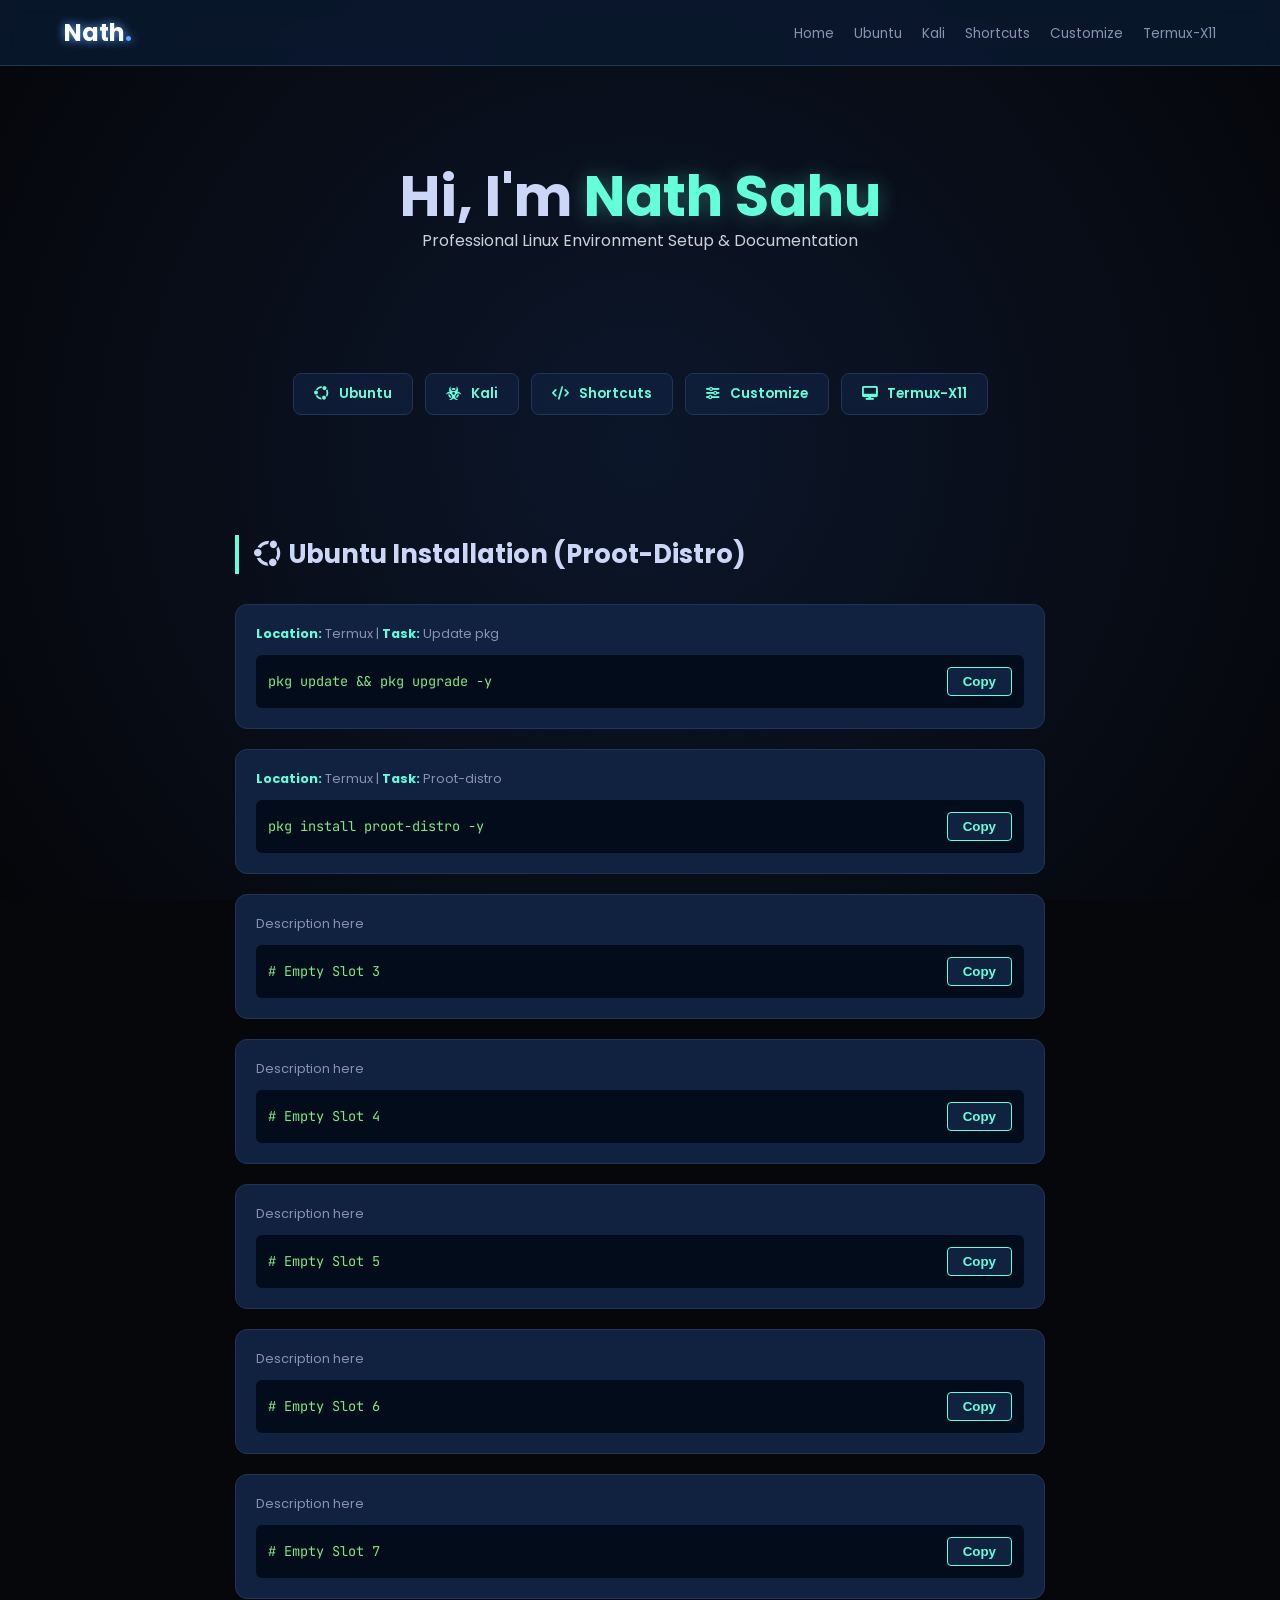
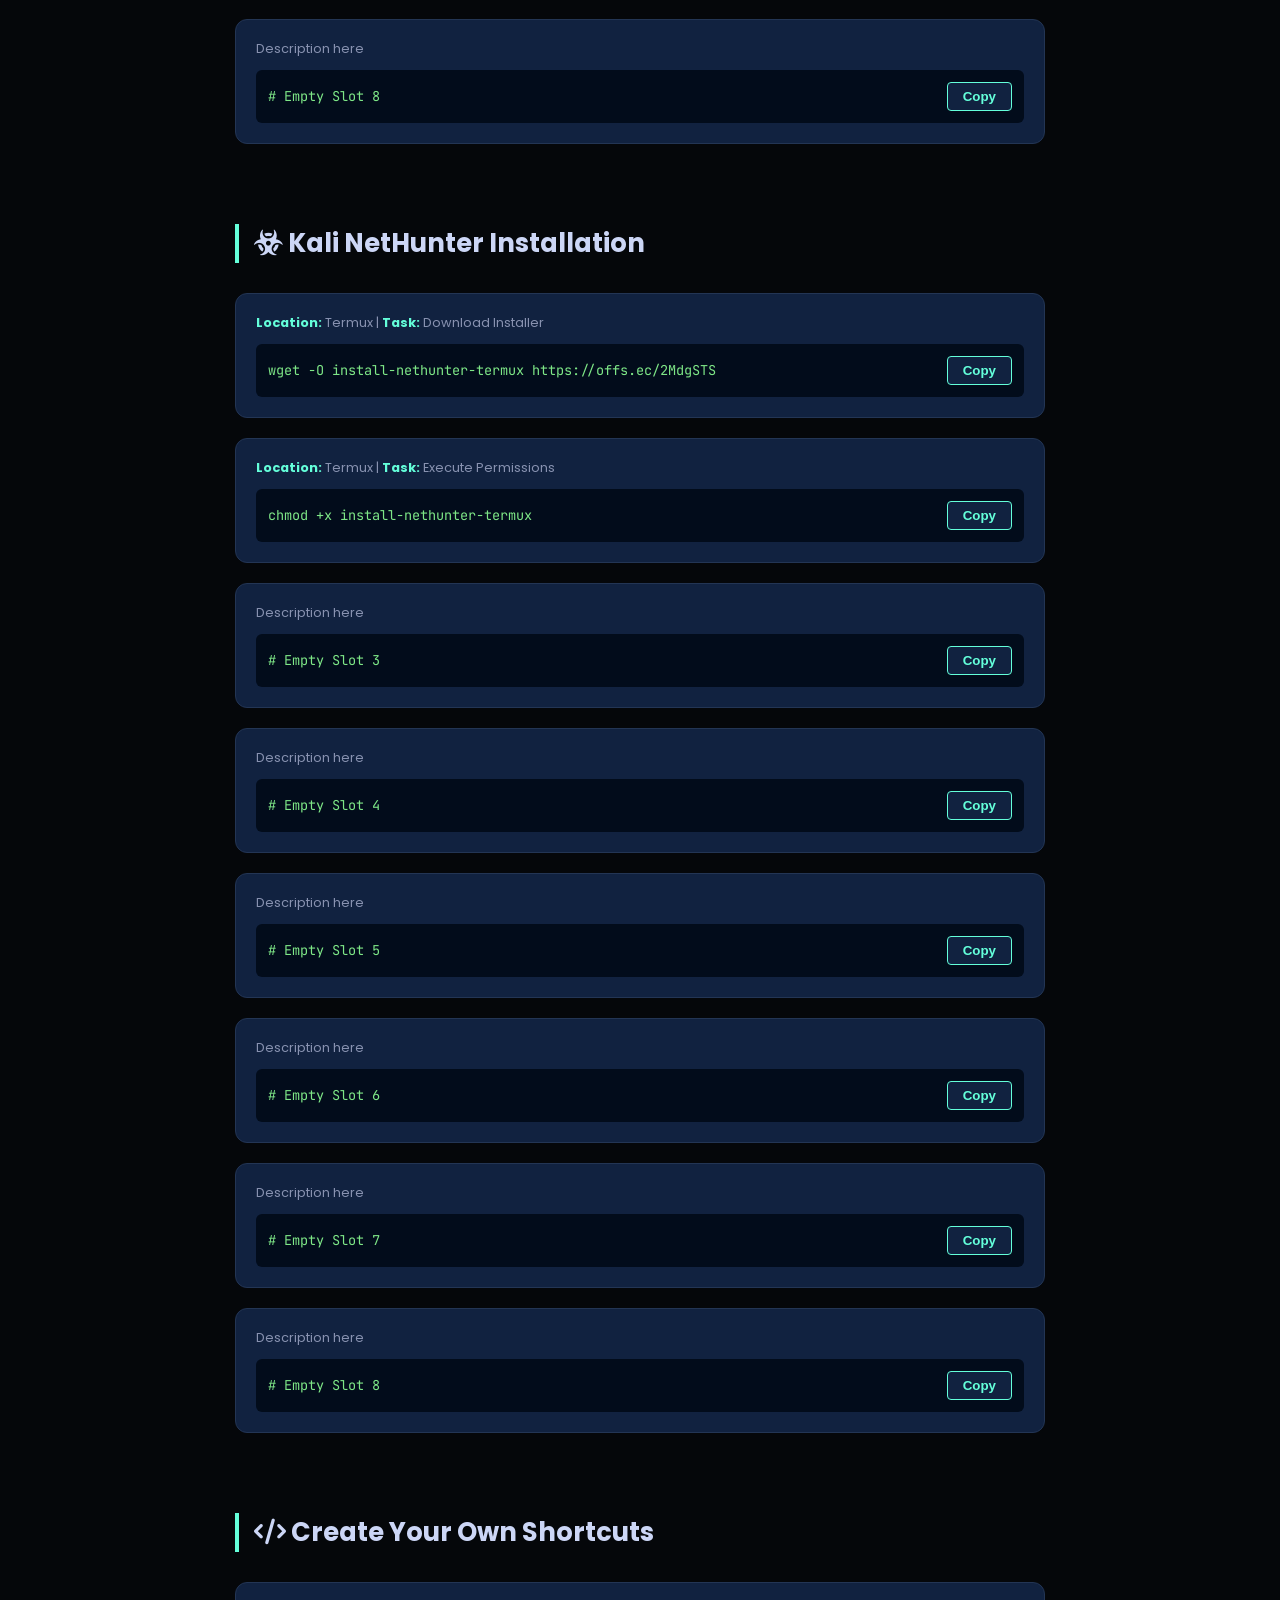
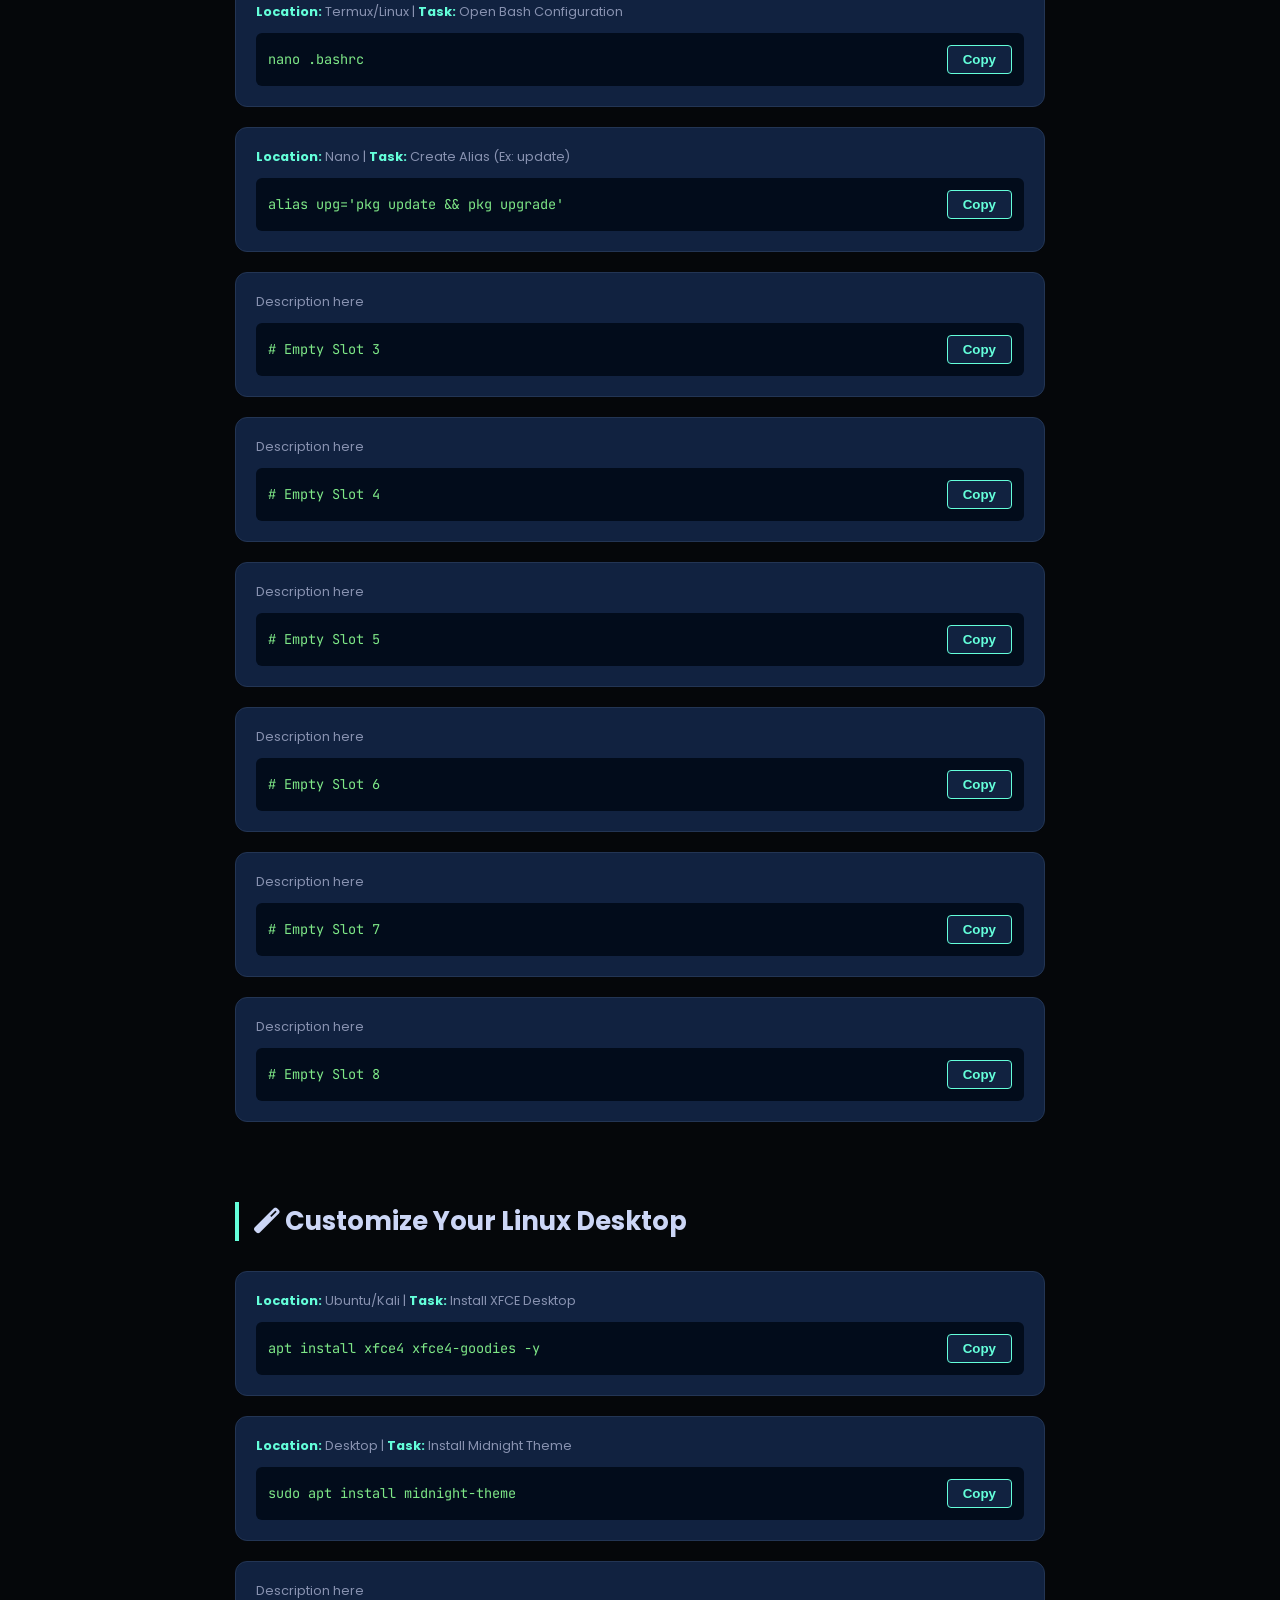
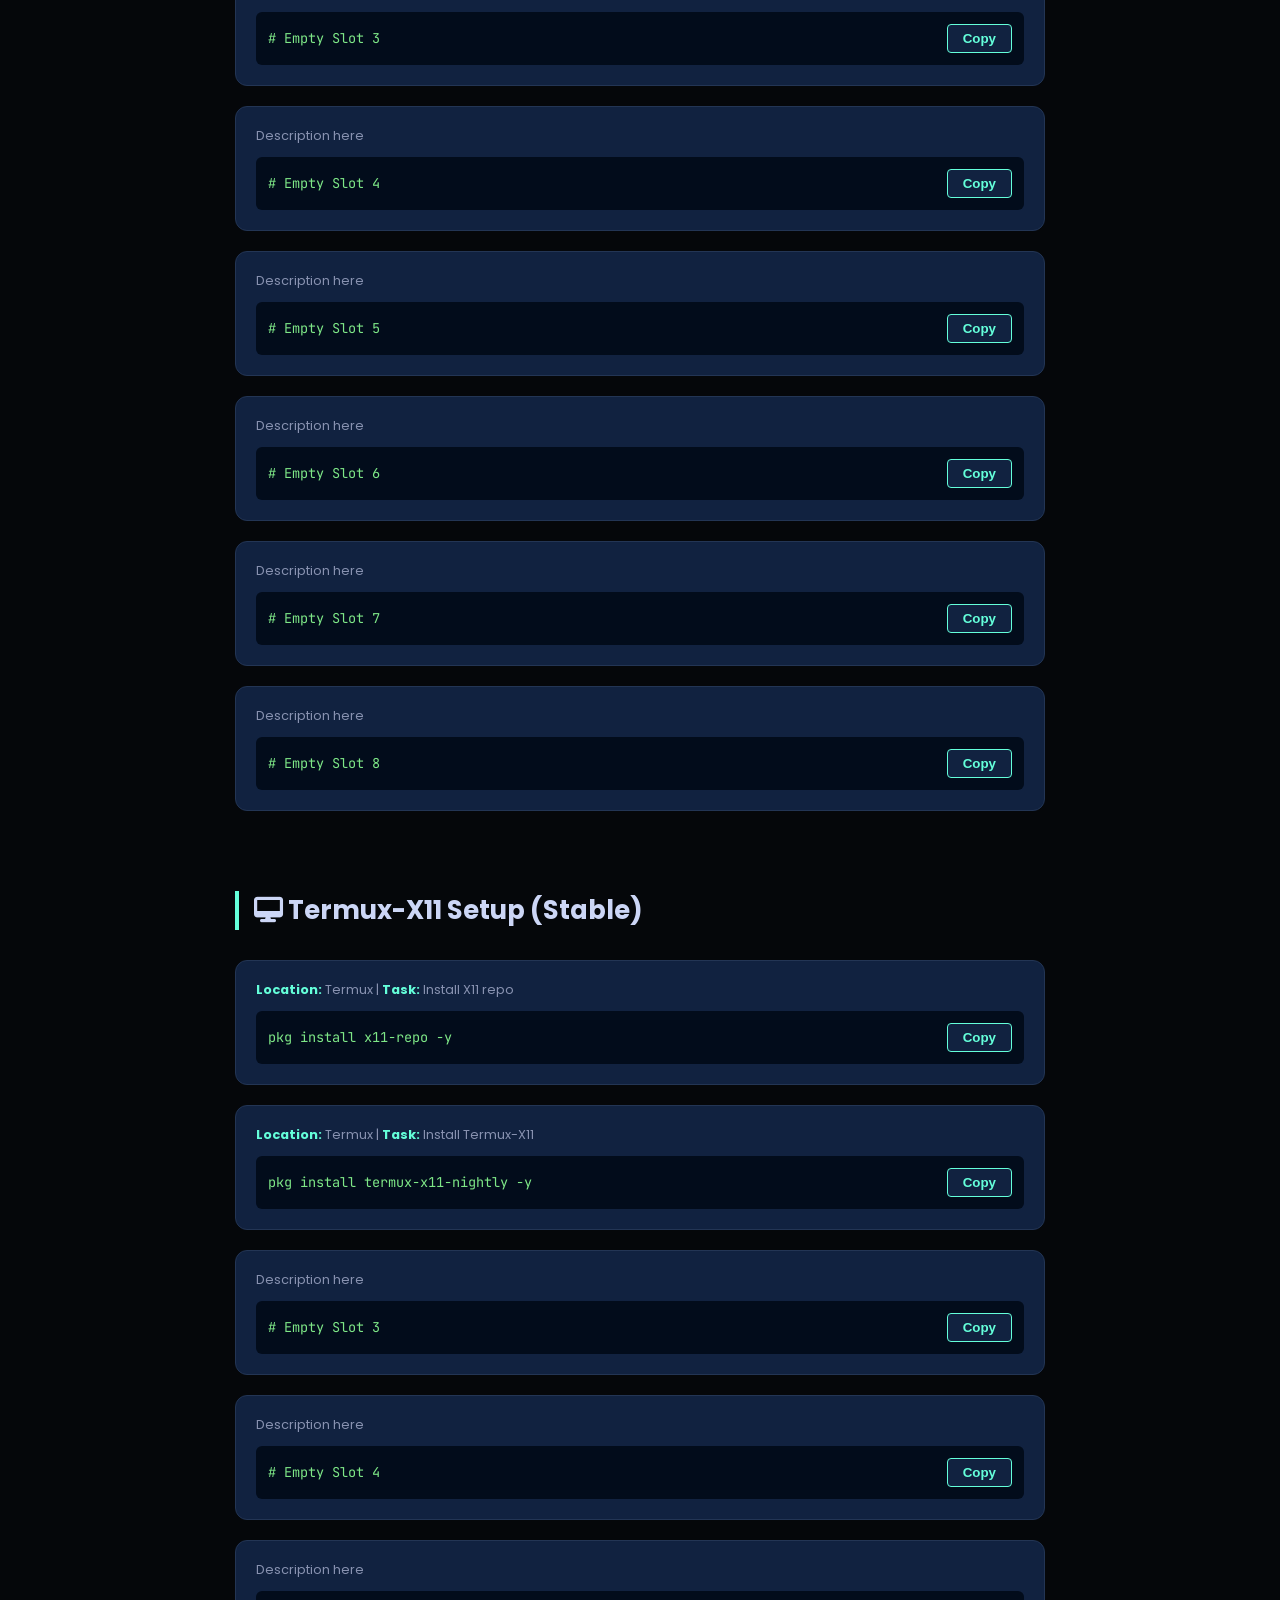
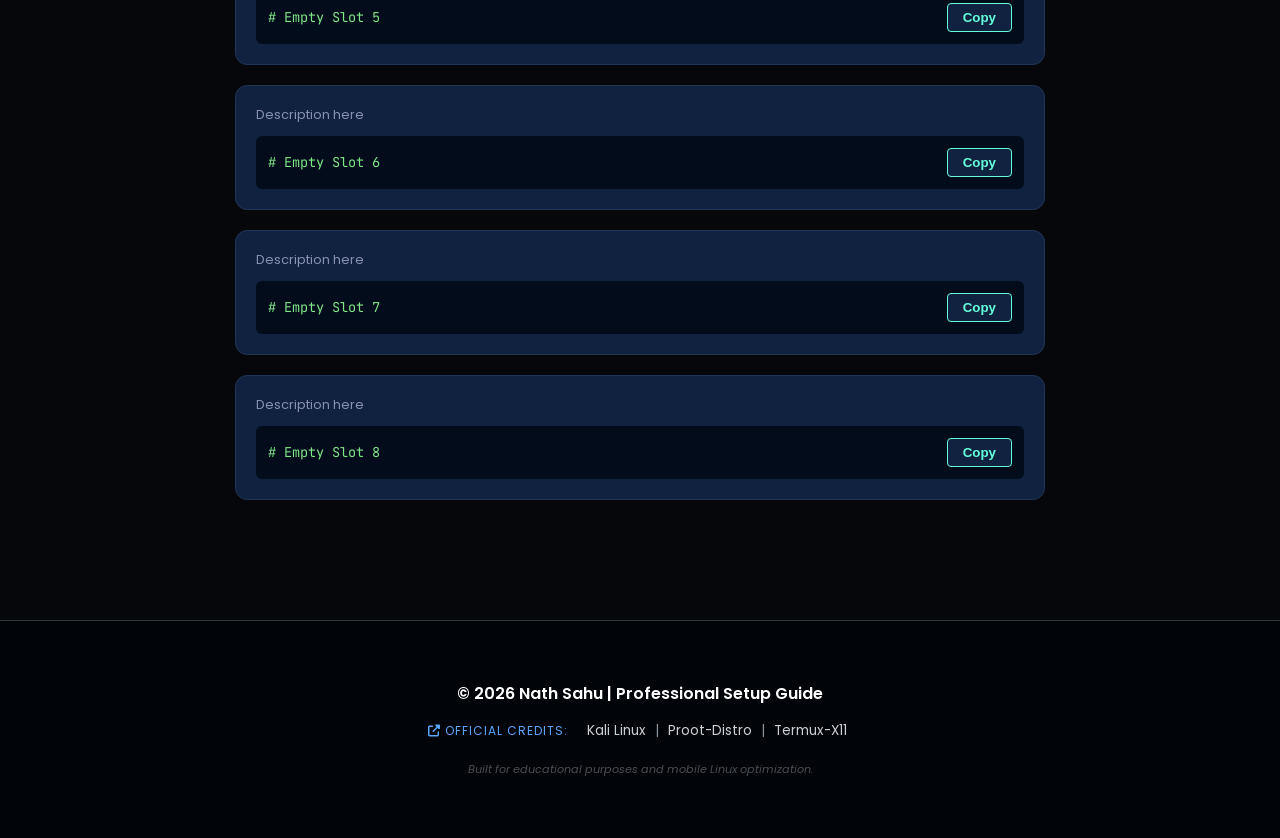
<file: index.html>
<!DOCTYPE html>
<html lang="en">
<head>
    <meta charset="UTF-8">
    <meta name="viewport" content="width=device-width, initial-scale=1.0">
    
    <title>Nath Sahu | Ultimate Command Center</title>
<meta name="description" content="Welcome to Sahu Dev-Labs. Explore my Linux, Termux, and Web Development projects.">
<meta name="keywords" content="Sahu Dev-Labs, Sahuch, Linux, Termux, Coding, chetnath, sahu, Portfolio">
<meta name="author" content="Sahuch">
    <link rel="stylesheet" href="style.css">
    <link rel="stylesheet" href="https://cdnjs.cloudflare.com/ajax/libs/font-awesome/6.4.0/css/all.min.css">
</head>
<body>

    <div class="bg-animation"></div>

    <nav class="navbar">
        <div class="logo">Nath<span>.</span></div>
        <ul class="nav-links">
            <li><a href="#home">Home</a></li>
            <li><a href="#ubuntu">Ubuntu</a></li>
            <li><a href="#nethunter">Kali</a></li>
            <li><a href="#shortcuts">Shortcuts</a></li>
            <li><a href="#customize">Customize</a></li>
            <li><a href="#termux-x11">Termux-X11</a></li>
        </ul>
    </nav>

    <section id="home" class="hero">
        <div class="hero-content">
            <h1>Hi, I'm <span class="highlight">Nath Sahu</span></h1>
            <p>Professional Linux Environment Setup & Documentation</p>
        </div>
    </section>

    <div class="box-wrapper">
        <div class="box" onclick="scrollToSection('ubuntu')"><i class="fab fa-ubuntu"></i> Ubuntu</div>
        <div class="box" onclick="scrollToSection('nethunter')"><i class="fas fa-biohazard"></i> Kali</div>
        <div class="box" onclick="scrollToSection('shortcuts')"><i class="fas fa-code"></i> Shortcuts</div>
        <div class="box" onclick="scrollToSection('customize')"><i class="fas fa-sliders"></i> Customize</div>
        <div class="box" onclick="scrollToSection('termux-x11')"><i class="fas fa-desktop"></i> Termux-X11</div>
    </div>

    <main class="container">

        <section id="ubuntu" class="command-section">
            <h2><i class="fab fa-ubuntu"></i> Ubuntu Installation (Proot-Distro)</h2>
            <div class="cmd-item"><p class="instruction"><strong>Location:</strong> Termux | <strong>Task:</strong> Update pkg</p><div class="cmd-box"><code>pkg update && pkg upgrade -y</code><button onclick="copyText(this)">Copy</button></div></div>
            <div class="cmd-item"><p class="instruction"><strong>Location:</strong> Termux | <strong>Task:</strong> Proot-distro</p><div class="cmd-box"><code>pkg install proot-distro -y</code><button onclick="copyText(this)">Copy</button></div></div>
            <div class="cmd-item placeholder"><p class="instruction">Description here</p><div class="cmd-box"><code># Empty Slot 3</code><button onclick="copyText(this)">Copy</button></div></div>
            <div class="cmd-item placeholder"><p class="instruction">Description here</p><div class="cmd-box"><code># Empty Slot 4</code><button onclick="copyText(this)">Copy</button></div></div>
            <div class="cmd-item placeholder"><p class="instruction">Description here</p><div class="cmd-box"><code># Empty Slot 5</code><button onclick="copyText(this)">Copy</button></div></div>
            <div class="cmd-item placeholder"><p class="instruction">Description here</p><div class="cmd-box"><code># Empty Slot 6</code><button onclick="copyText(this)">Copy</button></div></div>
            <div class="cmd-item placeholder"><p class="instruction">Description here</p><div class="cmd-box"><code># Empty Slot 7</code><button onclick="copyText(this)">Copy</button></div></div>
            <div class="cmd-item placeholder"><p class="instruction">Description here</p><div class="cmd-box"><code># Empty Slot 8</code><button onclick="copyText(this)">Copy</button></div></div>
        </section>

        <section id="nethunter" class="command-section">
            <h2><i class="fas fa-biohazard"></i> Kali NetHunter Installation</h2>
            <div class="cmd-item"><p class="instruction"><strong>Location:</strong> Termux | <strong>Task:</strong> Download Installer</p><div class="cmd-box"><code>wget -O install-nethunter-termux https://offs.ec/2MdgSTS</code><button onclick="copyText(this)">Copy</button></div></div>
            <div class="cmd-item"><p class="instruction"><strong>Location:</strong> Termux | <strong>Task:</strong> Execute Permissions</p><div class="cmd-box"><code>chmod +x install-nethunter-termux</code><button onclick="copyText(this)">Copy</button></div></div>
            <div class="cmd-item placeholder"><p class="instruction">Description here</p><div class="cmd-box"><code># Empty Slot 3</code><button onclick="copyText(this)">Copy</button></div></div>
            <div class="cmd-item placeholder"><p class="instruction">Description here</p><div class="cmd-box"><code># Empty Slot 4</code><button onclick="copyText(this)">Copy</button></div></div>
            <div class="cmd-item placeholder"><p class="instruction">Description here</p><div class="cmd-box"><code># Empty Slot 5</code><button onclick="copyText(this)">Copy</button></div></div>
            <div class="cmd-item placeholder"><p class="instruction">Description here</p><div class="cmd-box"><code># Empty Slot 6</code><button onclick="copyText(this)">Copy</button></div></div>
            <div class="cmd-item placeholder"><p class="instruction">Description here</p><div class="cmd-box"><code># Empty Slot 7</code><button onclick="copyText(this)">Copy</button></div></div>
            <div class="cmd-item placeholder"><p class="instruction">Description here</p><div class="cmd-box"><code># Empty Slot 8</code><button onclick="copyText(this)">Copy</button></div></div>
        </section>

        <section id="shortcuts" class="command-section">
            <h2><i class="fas fa-code"></i> Create Your Own Shortcuts</h2>
            <div class="cmd-item"><p class="instruction"><strong>Location:</strong> Termux/Linux | <strong>Task:</strong> Open Bash Configuration</p><div class="cmd-box"><code>nano .bashrc</code><button onclick="copyText(this)">Copy</button></div></div>
            <div class="cmd-item"><p class="instruction"><strong>Location:</strong> Nano | <strong>Task:</strong> Create Alias (Ex: update)</p><div class="cmd-box"><code>alias upg='pkg update && pkg upgrade'</code><button onclick="copyText(this)">Copy</button></div></div>
            <div class="cmd-item placeholder"><p class="instruction">Description here</p><div class="cmd-box"><code># Empty Slot 3</code><button onclick="copyText(this)">Copy</button></div></div>
            <div class="cmd-item placeholder"><p class="instruction">Description here</p><div class="cmd-box"><code># Empty Slot 4</code><button onclick="copyText(this)">Copy</button></div></div>
            <div class="cmd-item placeholder"><p class="instruction">Description here</p><div class="cmd-box"><code># Empty Slot 5</code><button onclick="copyText(this)">Copy</button></div></div>
            <div class="cmd-item placeholder"><p class="instruction">Description here</p><div class="cmd-box"><code># Empty Slot 6</code><button onclick="copyText(this)">Copy</button></div></div>
            <div class="cmd-item placeholder"><p class="instruction">Description here</p><div class="cmd-box"><code># Empty Slot 7</code><button onclick="copyText(this)">Copy</button></div></div>
            <div class="cmd-item placeholder"><p class="instruction">Description here</p><div class="cmd-box"><code># Empty Slot 8</code><button onclick="copyText(this)">Copy</button></div></div>
        </section>

        <section id="customize" class="command-section">
            <h2><i class="fas fa-magic"></i> Customize Your Linux Desktop</h2>
            <div class="cmd-item"><p class="instruction"><strong>Location:</strong> Ubuntu/Kali | <strong>Task:</strong> Install XFCE Desktop</p><div class="cmd-box"><code>apt install xfce4 xfce4-goodies -y</code><button onclick="copyText(this)">Copy</button></div></div>
            <div class="cmd-item"><p class="instruction"><strong>Location:</strong> Desktop | <strong>Task:</strong> Install Midnight Theme</p><div class="cmd-box"><code>sudo apt install midnight-theme</code><button onclick="copyText(this)">Copy</button></div></div>
            <div class="cmd-item placeholder"><p class="instruction">Description here</p><div class="cmd-box"><code># Empty Slot 3</code><button onclick="copyText(this)">Copy</button></div></div>
            <div class="cmd-item placeholder"><p class="instruction">Description here</p><div class="cmd-box"><code># Empty Slot 4</code><button onclick="copyText(this)">Copy</button></div></div>
            <div class="cmd-item placeholder"><p class="instruction">Description here</p><div class="cmd-box"><code># Empty Slot 5</code><button onclick="copyText(this)">Copy</button></div></div>
            <div class="cmd-item placeholder"><p class="instruction">Description here</p><div class="cmd-box"><code># Empty Slot 6</code><button onclick="copyText(this)">Copy</button></div></div>
            <div class="cmd-item placeholder"><p class="instruction">Description here</p><div class="cmd-box"><code># Empty Slot 7</code><button onclick="copyText(this)">Copy</button></div></div>
            <div class="cmd-item placeholder"><p class="instruction">Description here</p><div class="cmd-box"><code># Empty Slot 8</code><button onclick="copyText(this)">Copy</button></div></div>
        </section>

        <section id="termux-x11" class="command-section">
            <h2><i class="fas fa-desktop"></i> Termux-X11 Setup (Stable)</h2>
            <div class="cmd-item"><p class="instruction"><strong>Location:</strong> Termux | <strong>Task:</strong> Install X11 repo</p><div class="cmd-box"><code>pkg install x11-repo -y</code><button onclick="copyText(this)">Copy</button></div></div>
            <div class="cmd-item"><p class="instruction"><strong>Location:</strong> Termux | <strong>Task:</strong> Install Termux-X11</p><div class="cmd-box"><code>pkg install termux-x11-nightly -y</code><button onclick="copyText(this)">Copy</button></div></div>
            <div class="cmd-item placeholder"><p class="instruction">Description here</p><div class="cmd-box"><code># Empty Slot 3</code><button onclick="copyText(this)">Copy</button></div></div>
            <div class="cmd-item placeholder"><p class="instruction">Description here</p><div class="cmd-box"><code># Empty Slot 4</code><button onclick="copyText(this)">Copy</button></div></div>
            <div class="cmd-item placeholder"><p class="instruction">Description here</p><div class="cmd-box"><code># Empty Slot 5</code><button onclick="copyText(this)">Copy</button></div></div>
            <div class="cmd-item placeholder"><p class="instruction">Description here</p><div class="cmd-box"><code># Empty Slot 6</code><button onclick="copyText(this)">Copy</button></div></div>
            <div class="cmd-item placeholder"><p class="instruction">Description here</p><div class="cmd-box"><code># Empty Slot 7</code><button onclick="copyText(this)">Copy</button></div></div>
            <div class="cmd-item placeholder"><p class="instruction">Description here</p><div class="cmd-box"><code># Empty Slot 8</code><button onclick="copyText(this)">Copy</button></div></div>
        </section>

    </main>

    <button id="topBtn" onclick="scrollToTop()"><i class="fas fa-arrow-up"></i></button>

    <footer class="footer">
        <div class="footer-content">
            <p class="copyright">&copy; 2026 Nath Sahu | Professional Setup Guide</p>
            <div class="credits">
                <span><i class="fas fa-external-link-alt"></i> Official Credits:</span>
                <a href="https://www.kali.org/" target="_blank">Kali Linux</a> | 
                <a href="https://github.com/termux/proot-distro" target="_blank">Proot-Distro</a> | 
                <a href="https://github.com/termux/termux-x11" target="_blank">Termux-X11</a>
            </div>
            <p class="disclaimer">Built for educational purposes and mobile Linux optimization.</p>
        </div>
    </footer>

    <script src="script.js"></script>
</body>
</html>
</file>
<file: style.css>
@import url('https://fonts.googleapis.com/css2?family=JetBrains+Mono:wght@400;700&family=Poppins:wght@300;600&display=swap');

* { margin: 0; padding: 0; box-sizing: border-box; }

body { 
    background: #05070a; 
    color: #c9d1d9; 
    font-family: 'Poppins', sans-serif;
    overflow-x: hidden;
}

.bg-animation {
    position: fixed; top: 0; left: 0; width: 100%; height: 100%;
    background: radial-gradient(circle at 50% 50%, #112240 0%, #05070a 100%);
    z-index: -1;
    opacity: 0.6;
}

.navbar { 
    display: flex; justify-content: space-between; align-items: center; 
    padding: 15px 5%; background: rgba(10, 25, 47, 0.85); 
    position: sticky; top: 0; z-index: 1000; 
    border-bottom: 1px solid #233554; backdrop-filter: blur(10px); 
}
.logo { font-size: 1.5rem; font-weight: bold; color: #fff; text-shadow: 0 0 10px #58a6ff; }
.logo span { color: #58a6ff; }
.nav-links { display: flex; list-style: none; gap: 20px; }
.nav-links a { color: #8892b0; text-decoration: none; font-size: 0.85rem; transition: 0.3s; }
.nav-links a:hover { color: #64ffda; }

.hero { padding: 100px 20px; text-align: center; }
.hero h1 { font-size: 3.5rem; color: #ccd6f6; line-height: 1.1; }
.highlight { color: #64ffda; text-shadow: 0 0 20px rgba(100, 255, 218, 0.3); }

.box-wrapper { 
    display: flex; flex-wrap: wrap; gap: 12px; justify-content: center; 
    padding: 20px; position: sticky; top: 70px; z-index: 999; 
}
.box { 
    background: rgba(17, 34, 64, 0.7); 
    border: 1px solid #233554; padding: 10px 20px; 
    border-radius: 8px; cursor: pointer; color: #64ffda;
    display: flex; align-items: center; gap: 10px;
    font-weight: 600; font-size: 0.85rem;
    transition: all 0.3s ease;
    backdrop-filter: blur(5px);
}
.box:hover { 
    background: #233554; border-color: #64ffda; 
    transform: translateY(-5px); box-shadow: 0 5px 15px rgba(100, 255, 218, 0.2);
}

.container { max-width: 850px; margin: auto; padding: 20px; }
.command-section { margin-top: 80px; }
.command-section h2 { margin-bottom: 30px; font-size: 1.6rem; color: #ccd6f6; border-left: 4px solid #64ffda; padding-left: 15px; }

.cmd-item { margin-bottom: 20px; background: #112240; padding: 20px; border-radius: 12px; border: 1px solid #233554; transition: 0.3s; }
.cmd-item:hover { border-color: #58a6ff; }
.instruction { font-size: 0.8rem; color: #8892b0; margin-bottom: 12px; }
.instruction strong { color: #64ffda; }

.cmd-box { background: #020c1b; padding: 12px; border-radius: 6px; display: flex; justify-content: space-between; align-items: center; }
code { color: #7ee787; font-family: 'JetBrains Mono', monospace; font-size: 0.85rem; }

button { background: #112240; color: #64ffda; border: 1px solid #64ffda; padding: 6px 15px; border-radius: 4px; cursor: pointer; font-weight: bold; transition: 0.3s; }
button:hover { background: #64ffda; color: #0a192f; }

#topBtn {
    position: fixed; bottom: 30px; right: 30px;
    background: #64ffda; color: #0a192f; border: none;
    width: 45px; height: 45px; border-radius: 50%;
    font-size: 1.2rem; cursor: pointer; display: none; z-index: 1000;
    box-shadow: 0 0 15px rgba(100, 255, 218, 0.5);
}

.footer { 
    padding: 60px 20px; 
    text-align: center; 
    border-top: 1px solid #30363d; 
    background: rgba(1, 4, 9, 0.8);
    margin-top: 80px;
}
.footer-content { max-width: 800px; margin: 0 auto; }
.copyright { font-size: 1rem; color: #fff; margin-bottom: 15px; font-weight: 600; }
.credits { font-size: 0.85rem; color: #8b949e; margin-bottom: 20px; }
.credits span { color: #58a6ff; margin-right: 10px; text-transform: uppercase; letter-spacing: 1px; font-size: 0.75rem; }
.credits a { color: #c9d1d9; text-decoration: none; transition: 0.3s; padding: 0 5px; }
.credits a:hover { color: #58a6ff; text-shadow: 0 0 8px rgba(88, 166, 255, 0.5); }
.disclaimer { font-size: 0.7rem; color: #484f58; font-style: italic; }

@media (max-width: 600px) { .nav-links { display: none; } .hero h1 { font-size: 2.5rem; } }
</file>
